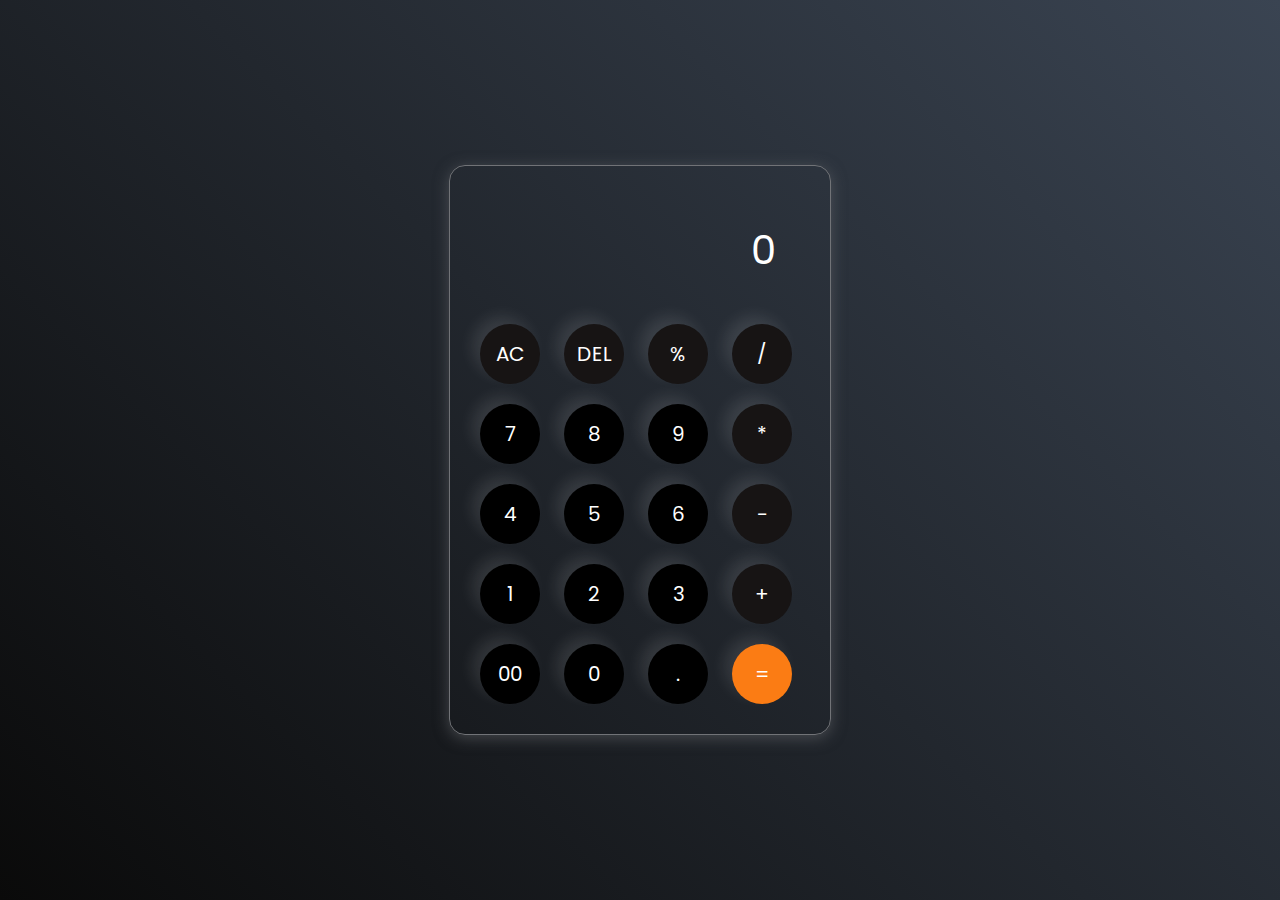
<file: codsoftmsk/TASK 1/calculator.html>
<!DOCTYPE html>
<html lang="en">
  <head>
    <meta charset="UTF-8" />
    <meta http-equiv="X-UA-Compatible" content="IE=edge" />
    <meta name="viewport" content="width=device-width, initial-scale=1.0" />
    <link rel="stylesheet" href="style.css" />
    <title>Calculator - By Code Traversal</title>
  </head>
  <body>
    <div class="container">
      <div class="calculator">
        <input type="text" id="inputBox" placeholder="0" />
        <div>
          <button class="button operator">AC</button>
          <button class="button operator">DEL</button>
          <button class="button operator">%</button>
          <button class="button operator">/</button>
        </div>
        <div>
          <button class="button a">7</button>
          <button class="button">8</button>
          <button class="button">9</button>
          <button class="button operator">*</button>
        </div>
        <div>
          <button class="button">4</button>
          <button class="button">5</button>
          <button class="button">6</button>
          <button class="button operator">-</button>
        </div>
        <div>
          <button class="button">1</button>
          <button class="button">2</button>
          <button class="button">3</button>
          <button class="button operator">+</button>
        </div>

        <div>
          <button class="button">00</button>
          <button class="button">0</button>
          <button class="button">.</button>
          <button class="button equalBtn">=</button>
        </div>
      </div>
    </div>

    <script src="script.js"></script>
  </body>
</html>
</file>
<file: codsoftmsk/TASK 1/style.css>
@import url('https://fonts.googleapis.com/css2?family=Poppins:wght@500&display=swap');

*{
    margin: 0;
    padding: 0;
    box-sizing: border-box;
    font-family: 'Poppins', sans-serif;
}

body{
    width: 100%;
    height: 100vh;
    display: flex;
    justify-content: center;
    align-items: center;
    background: linear-gradient(45deg, #0a0a0a, #3a4452);
}

.calculator{
    border: 1px solid #717377;
    padding: 20px;
    border-radius: 16px;
    background: transparent;
    box-shadow: 0px 3px 15px rgba(113, 115, 119, 0.5);

}

input{
    width: 320px;
    border: none;
    padding: 24px;
    margin: 10px;
    background: transparent;
    box-shadow: 0px 3px 15px rgbs(84, 84, 84, 0.1);
    font-size: 40px;
    text-align: right;
    cursor: pointer;
    color: #ffffff;
}

input::placeholder{
    color: #ffffff;
    
    
}

button{
    border: none;
    width: 60px;
    height: 60px;
    margin: 10px;
    border-radius: 50%;
    background: transparent;
    color: #ffffff;
    font-size: 20px;
    box-shadow: -8px -8px 15px rgba(255, 255, 255, 0.1);
    cursor: pointer;
}
button.equalBtn{
    background-color: #fb7c14;
    /* color: #ffffff; */
}

  .button.operator {
    background-color: rgb(23, 20, 20);
  }
  .button{
    background-color: black;
  }
</file>
